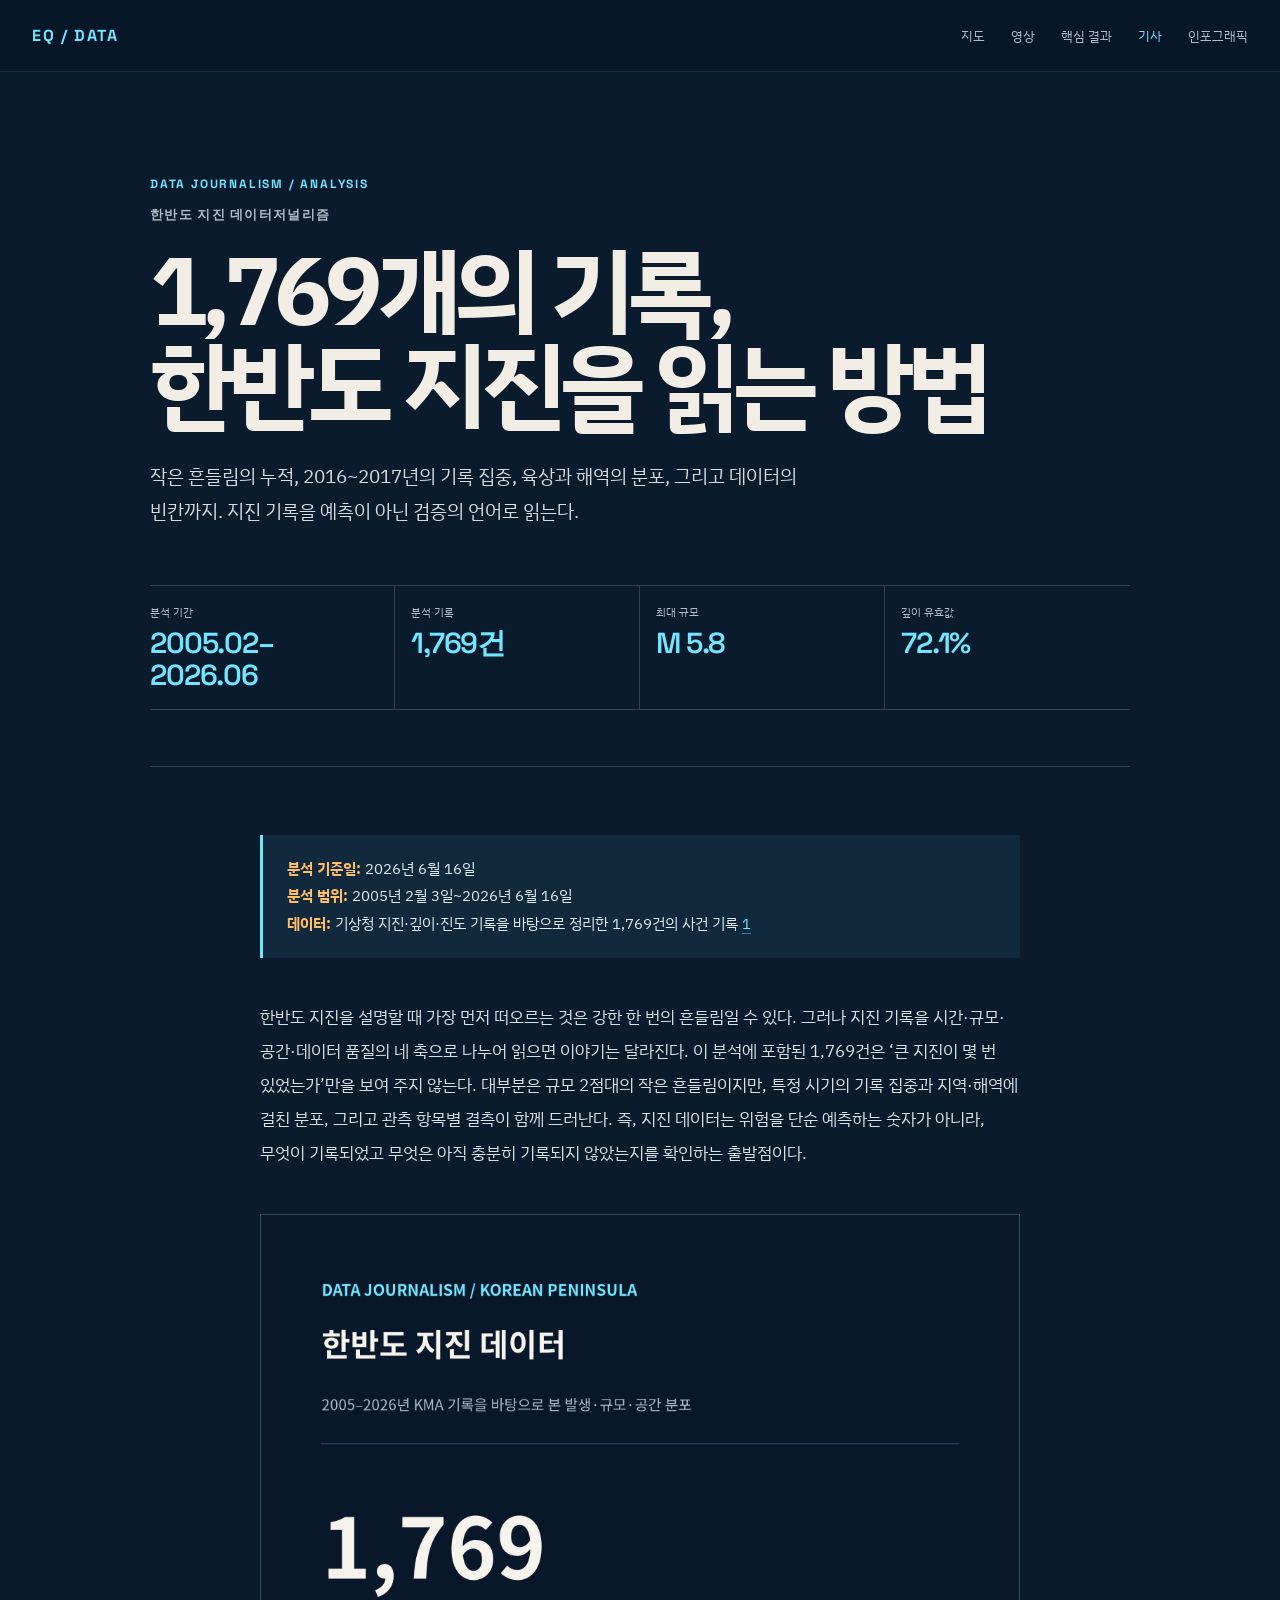
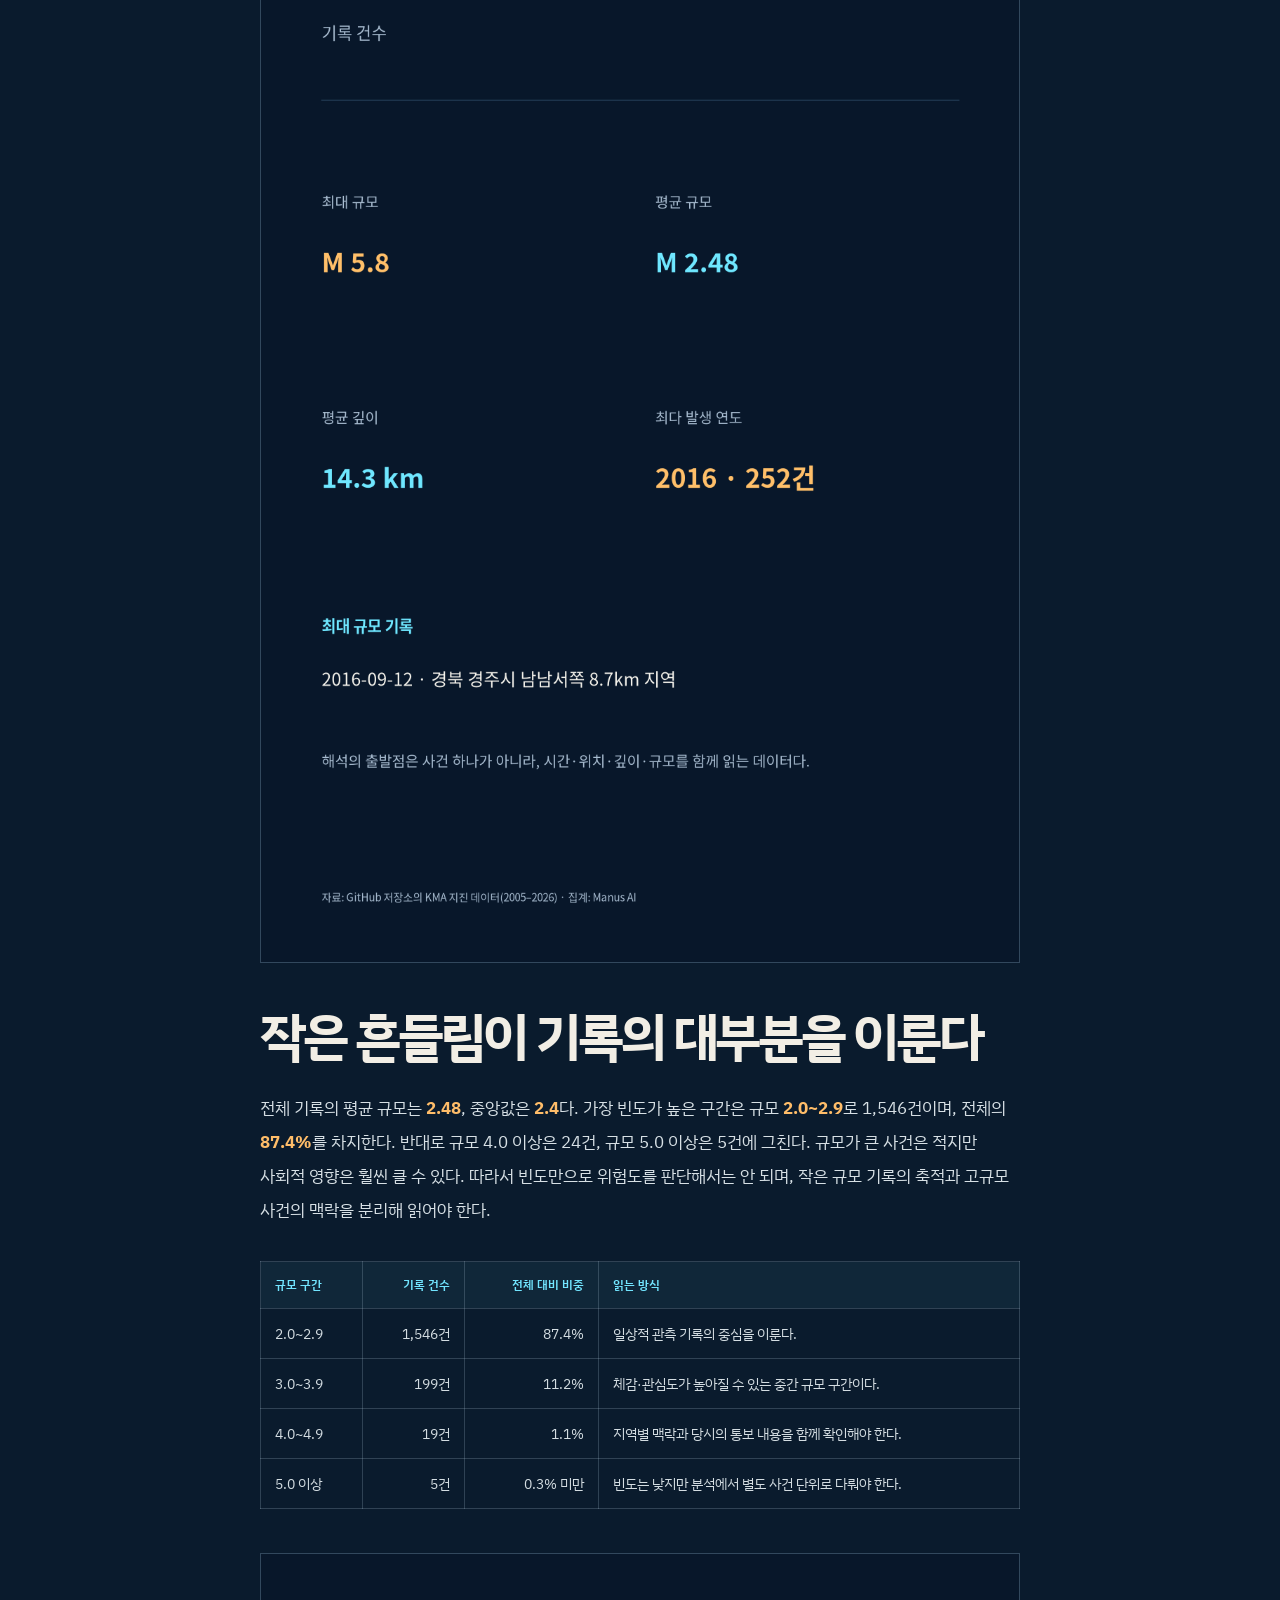
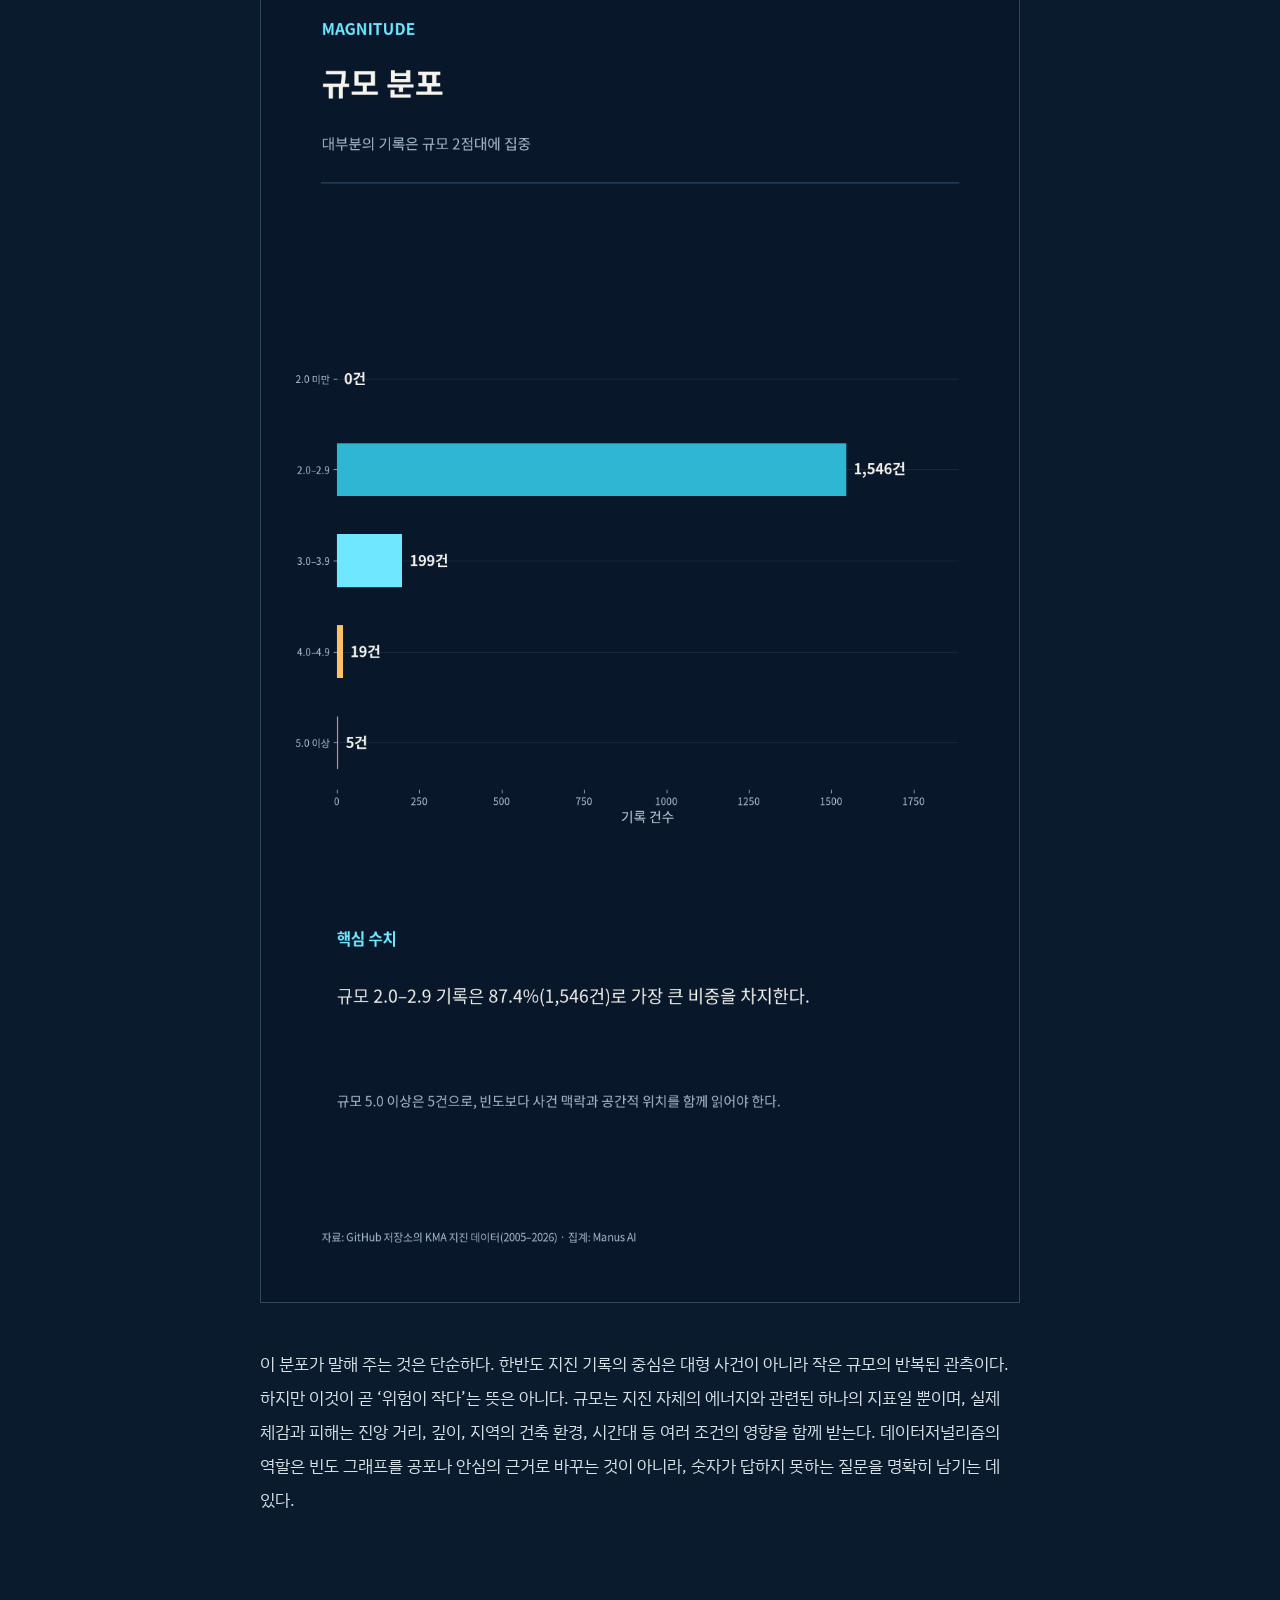
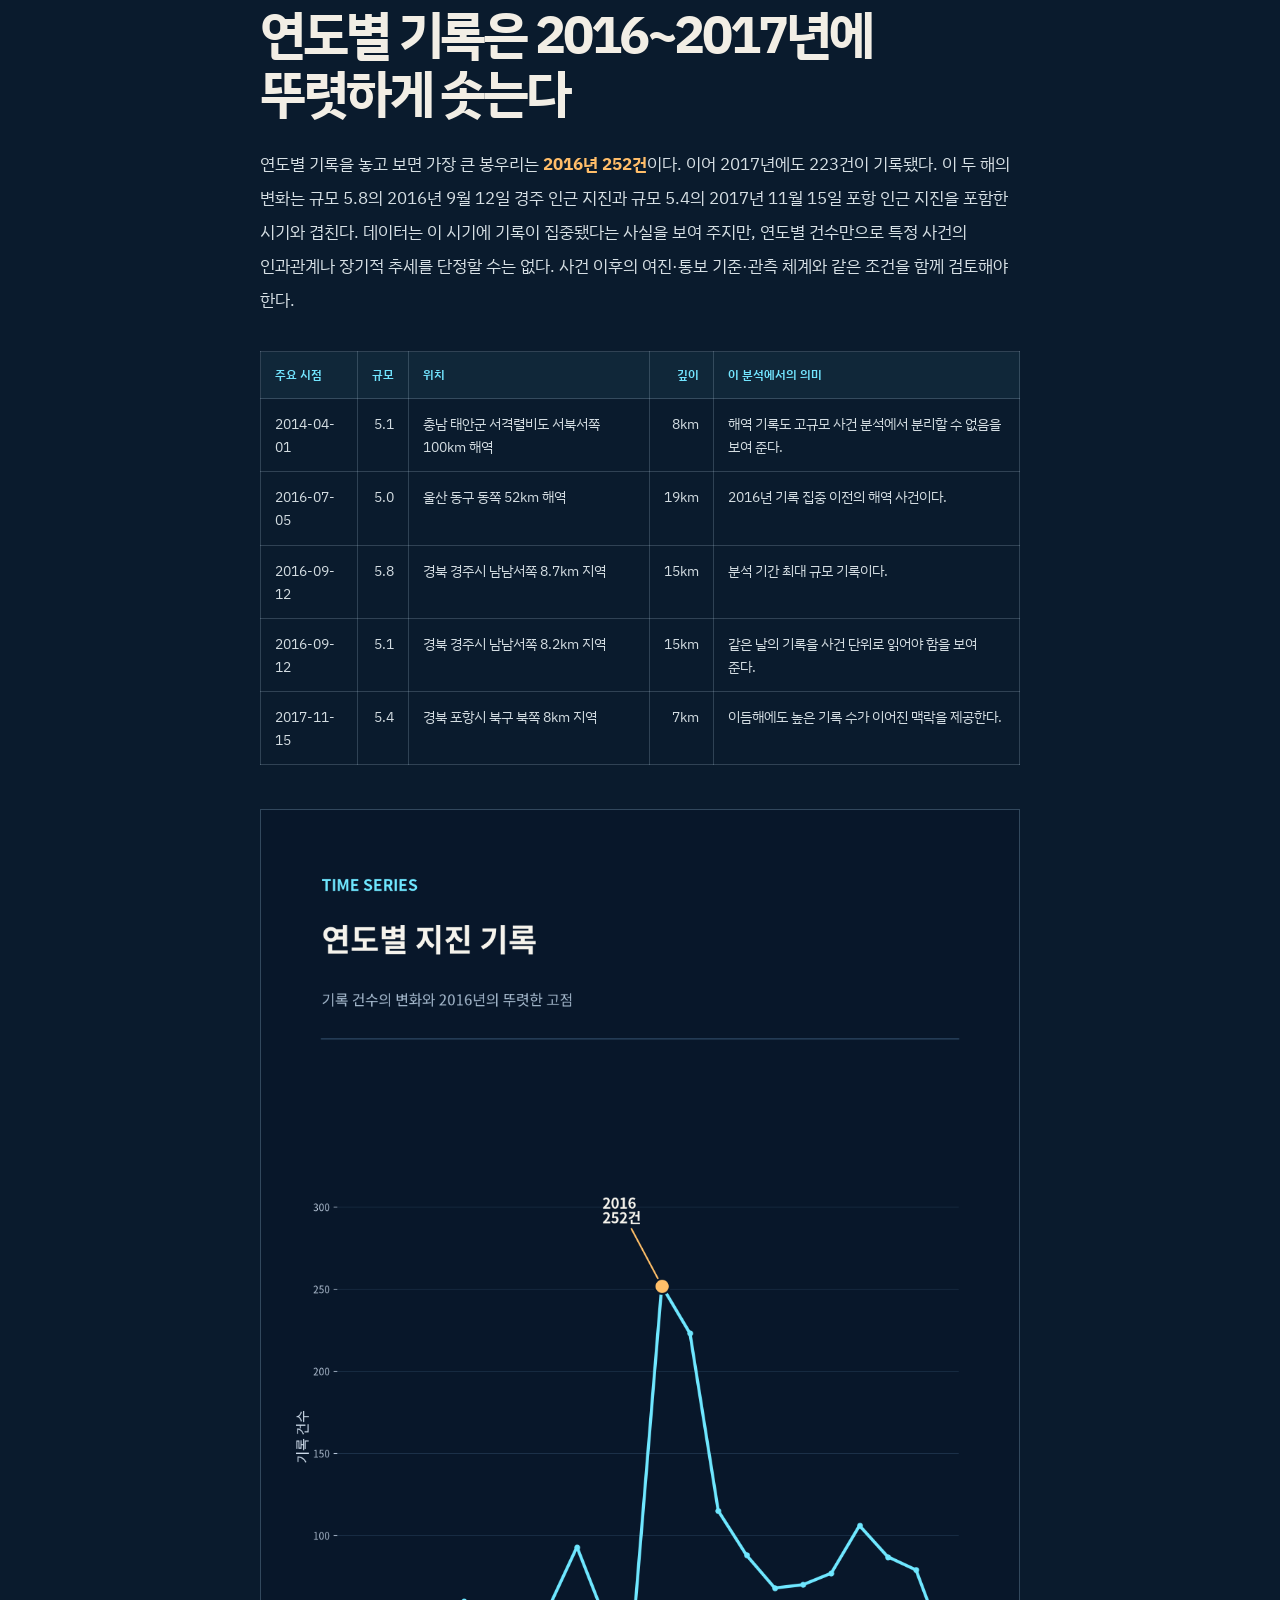
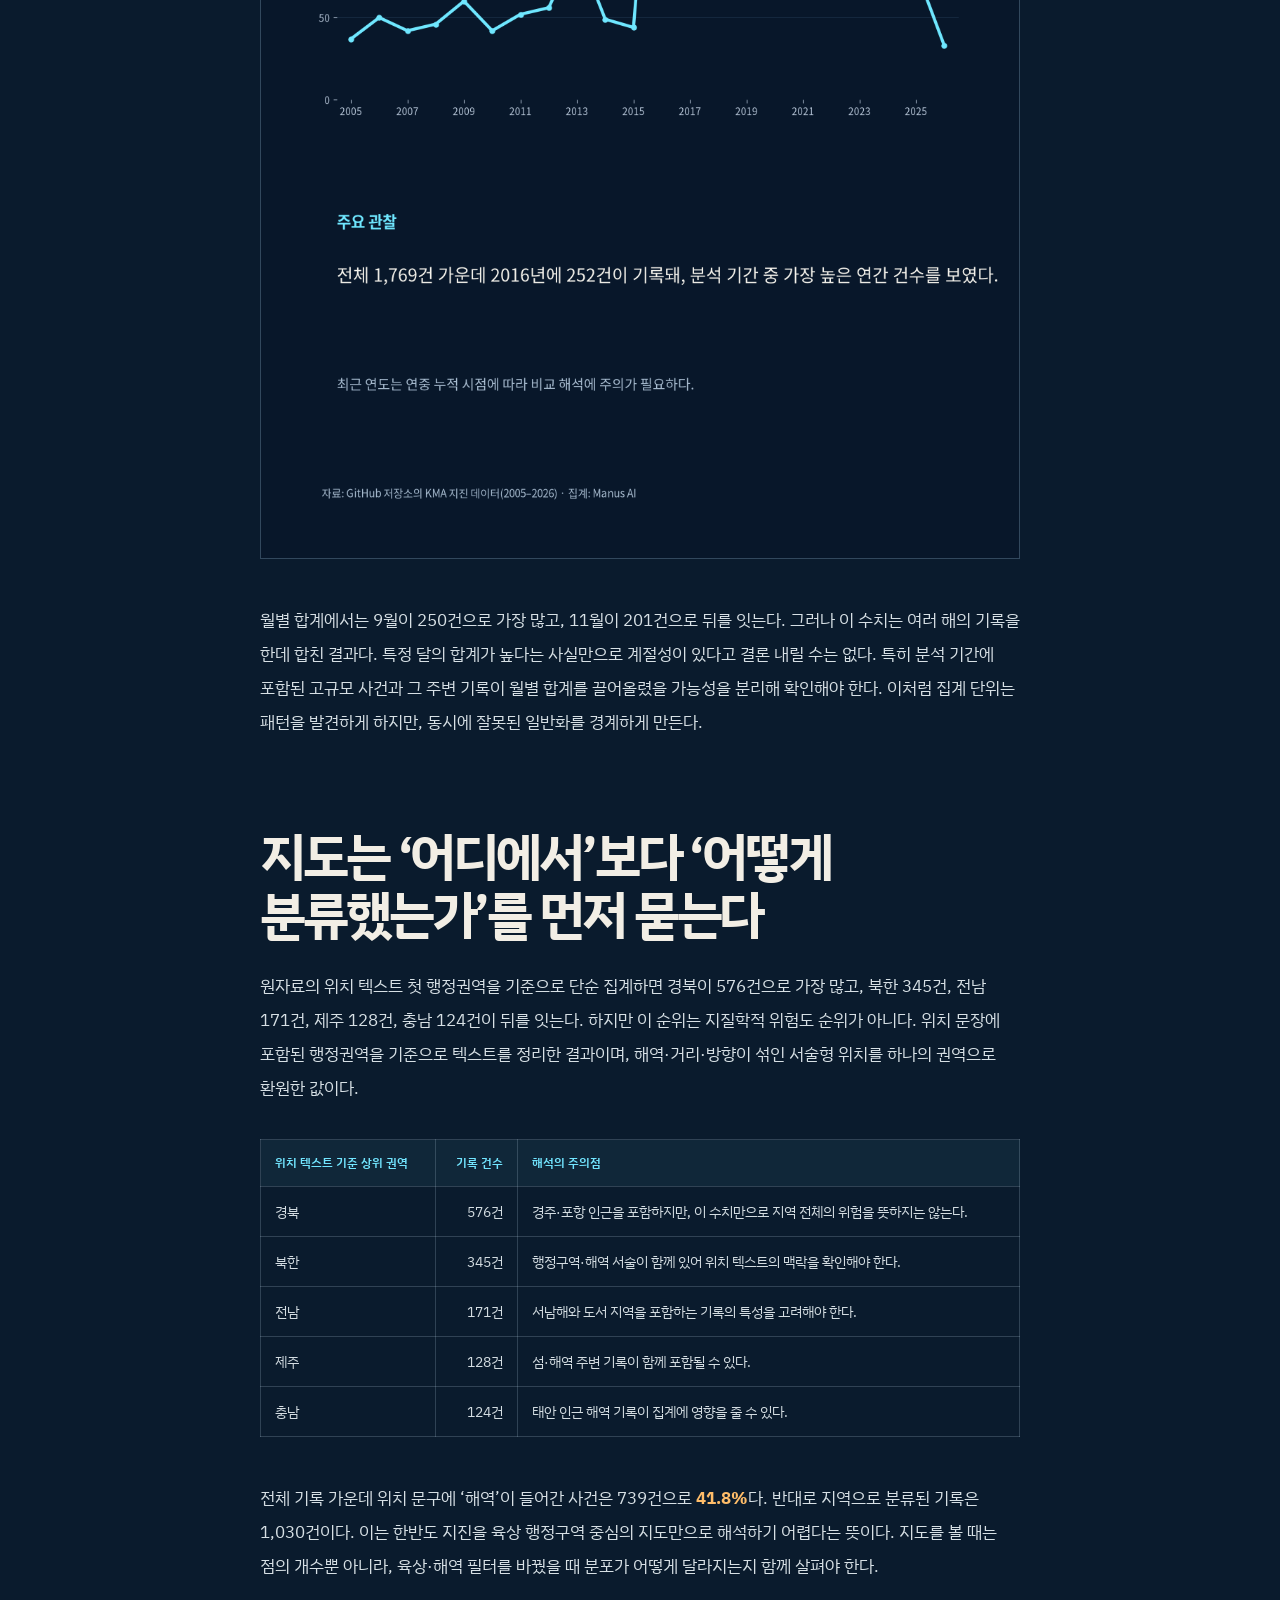
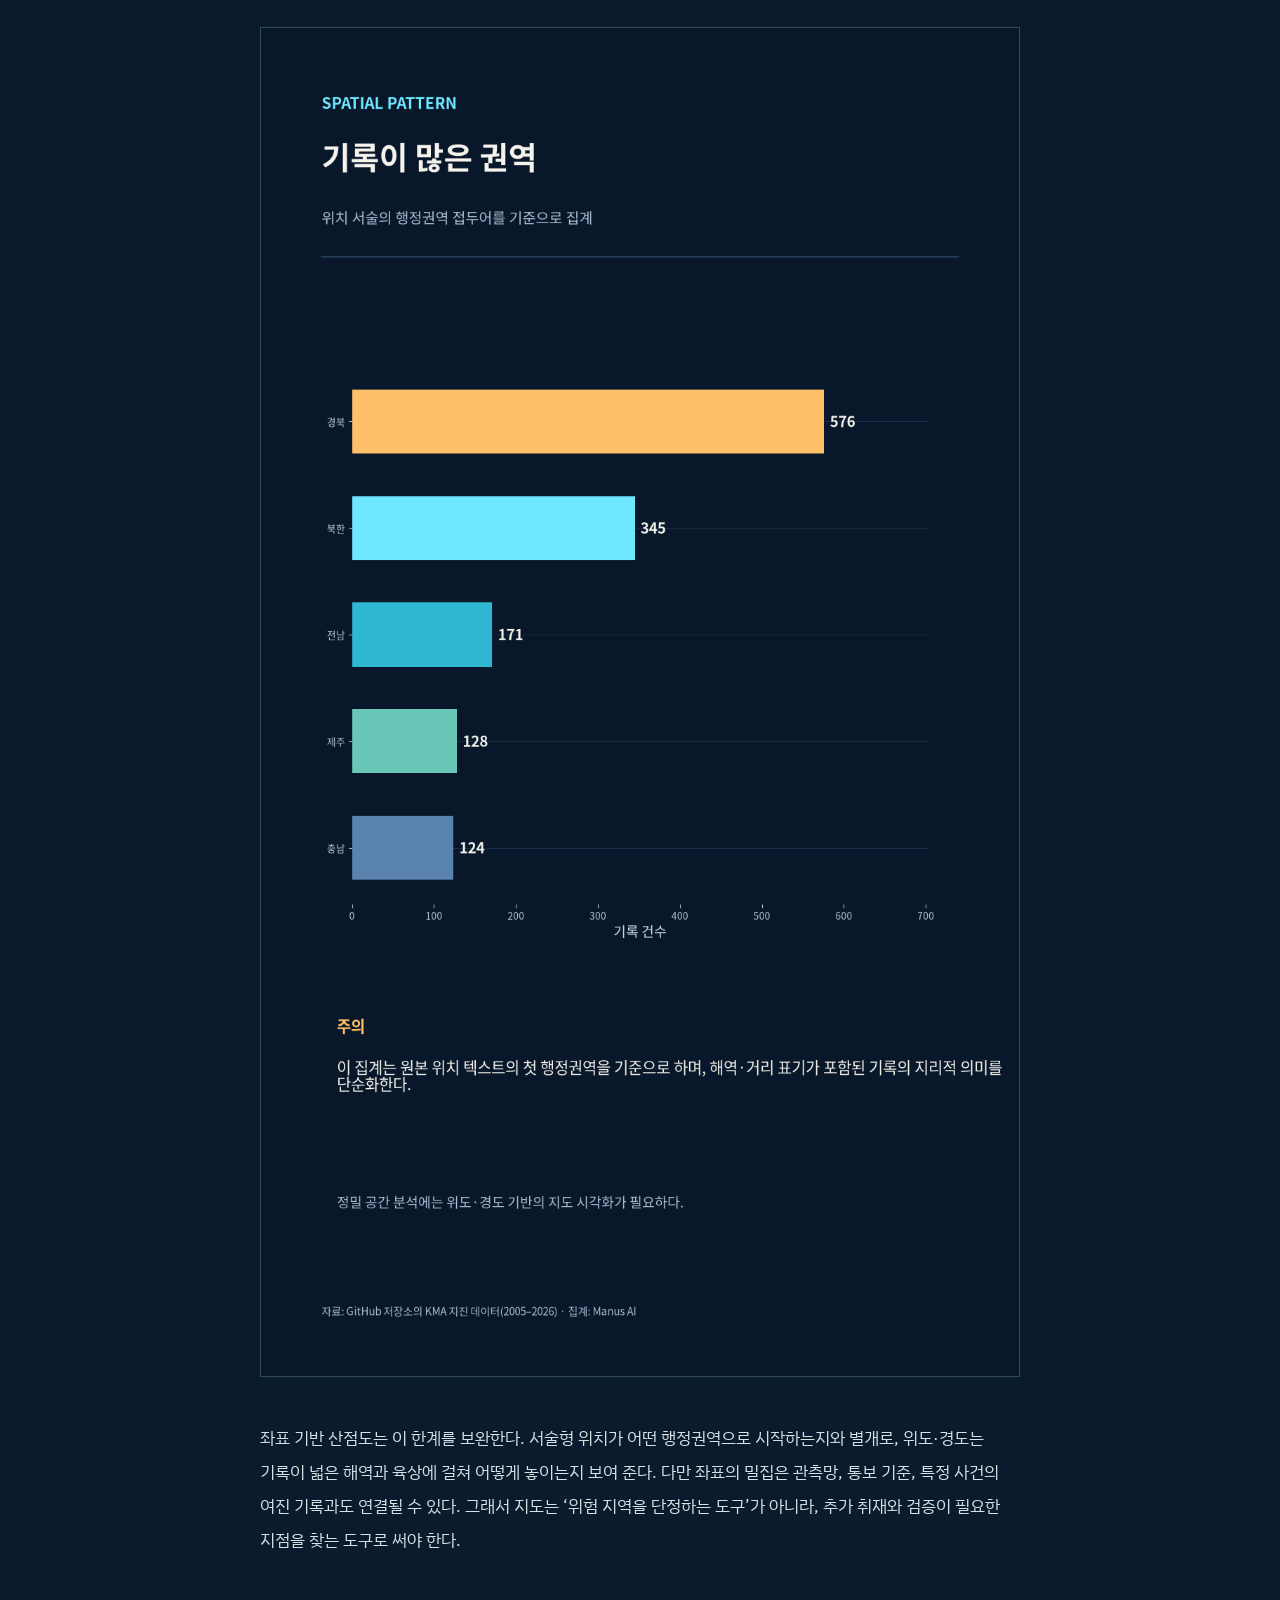
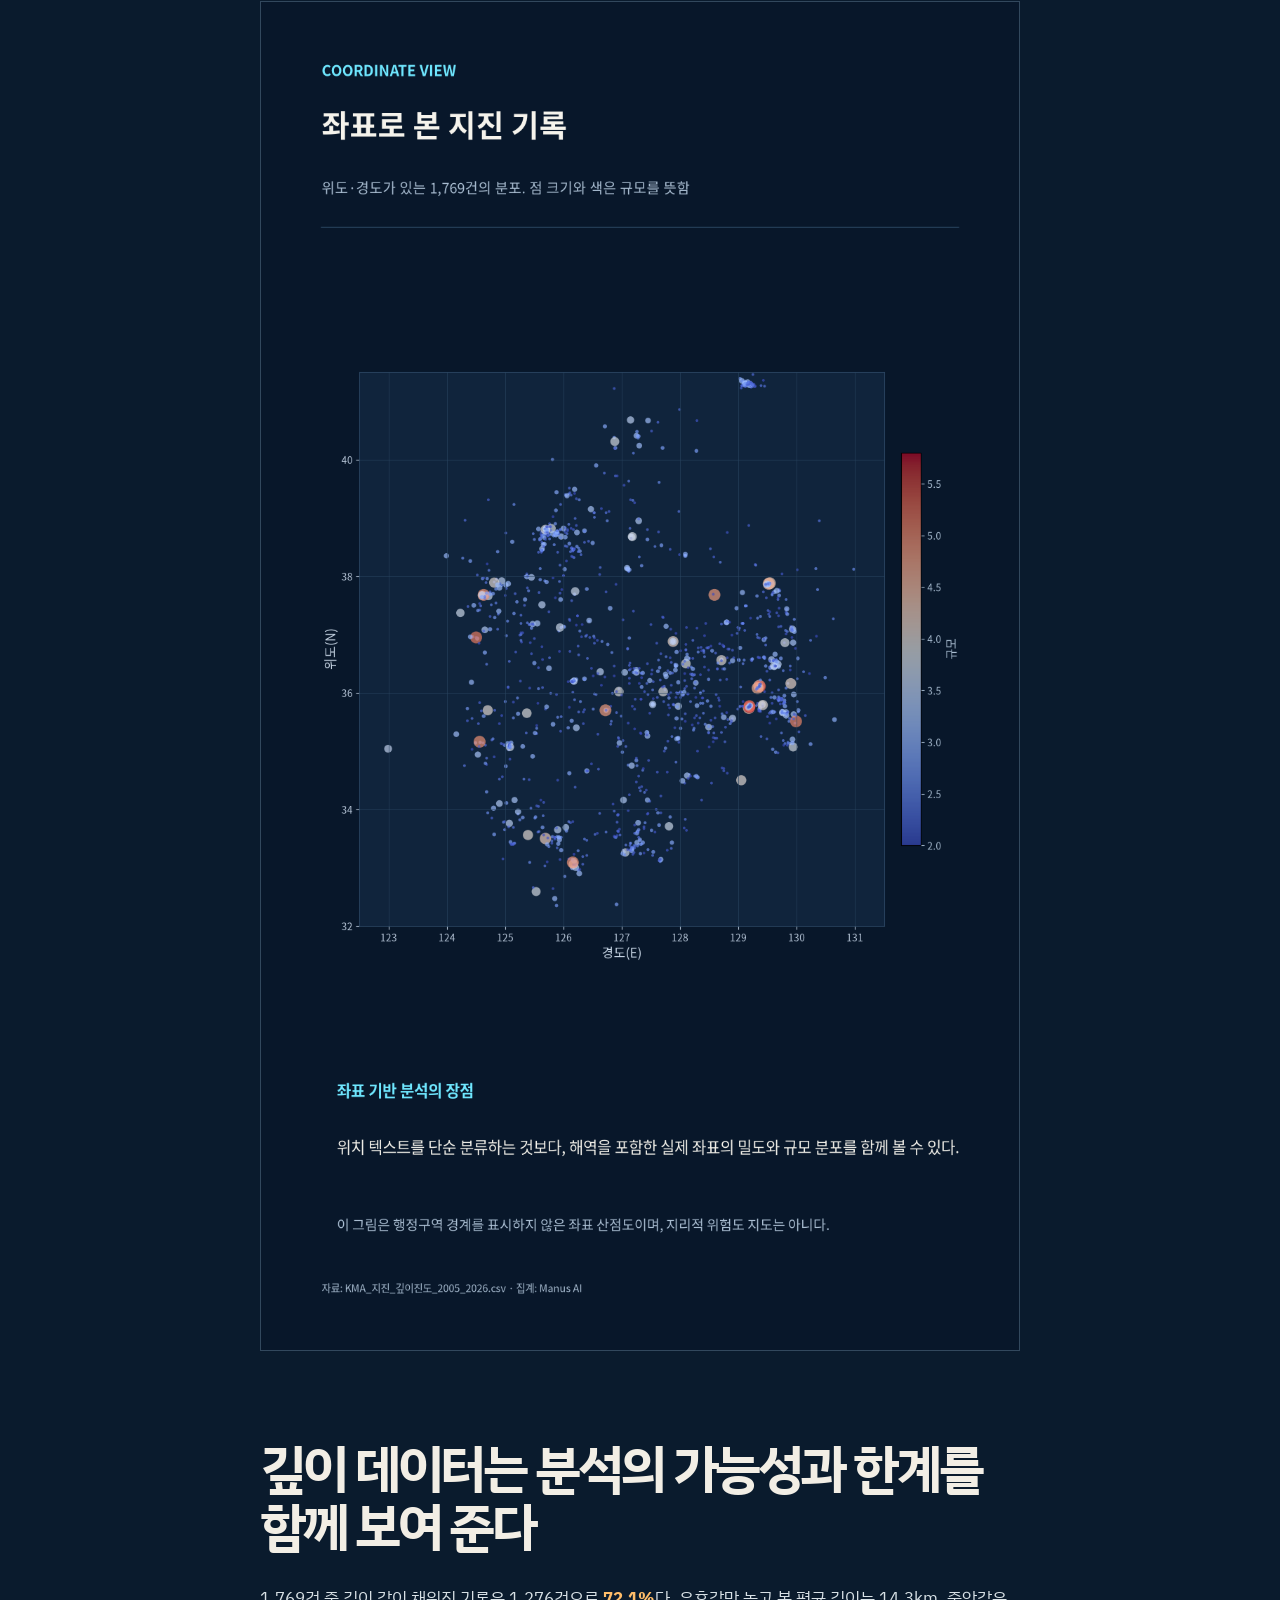
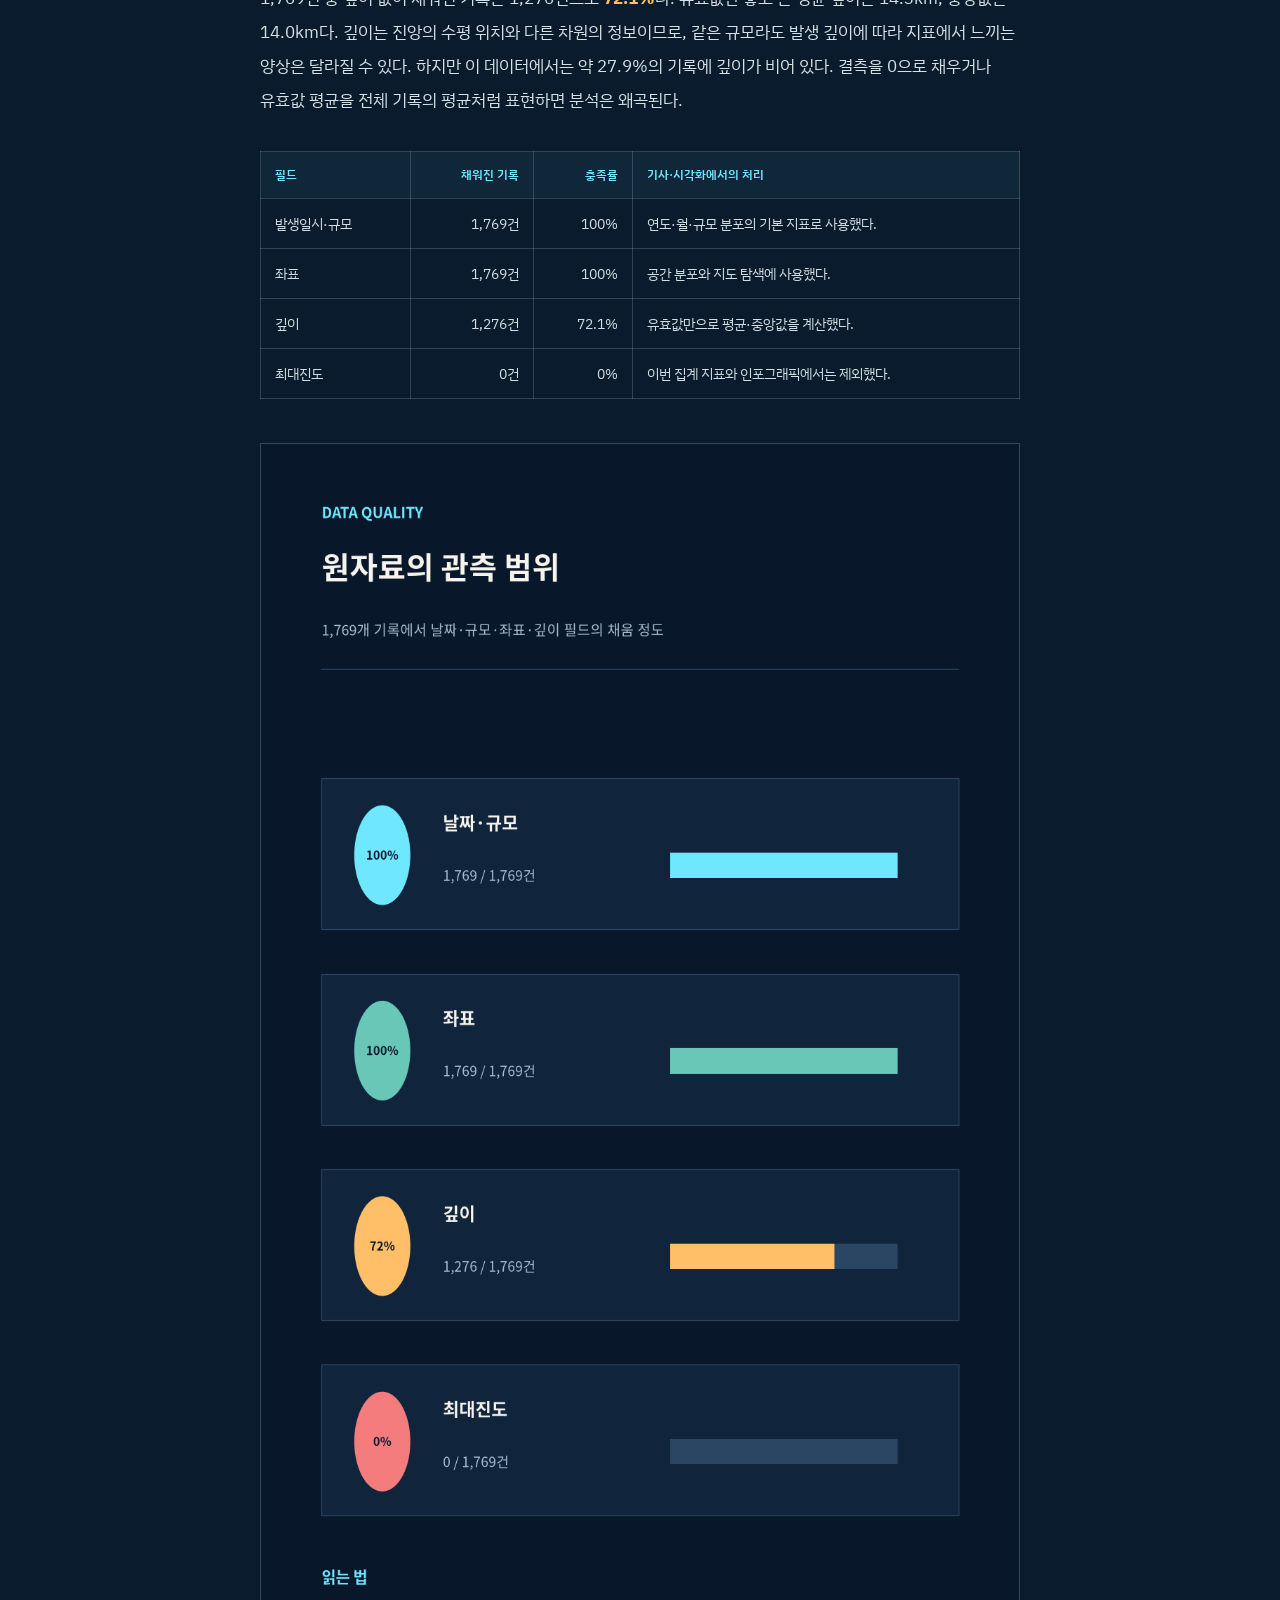
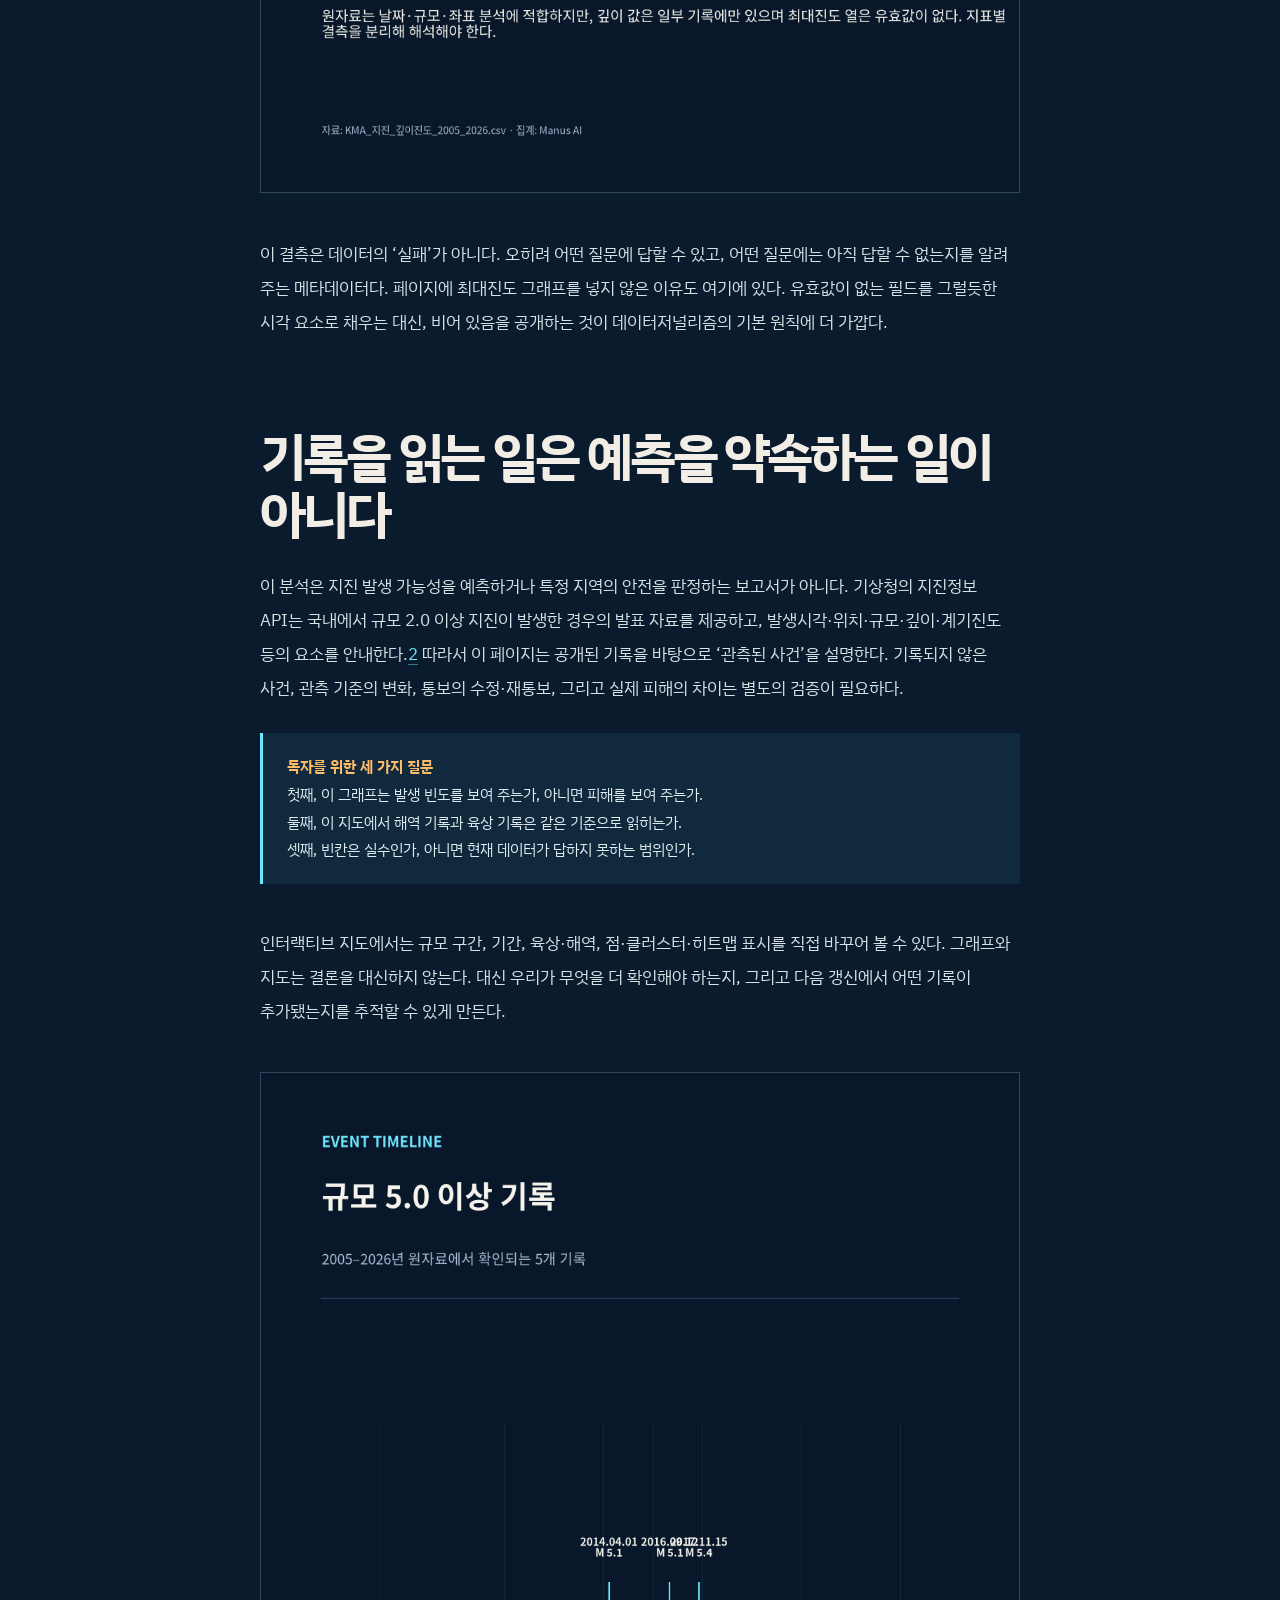
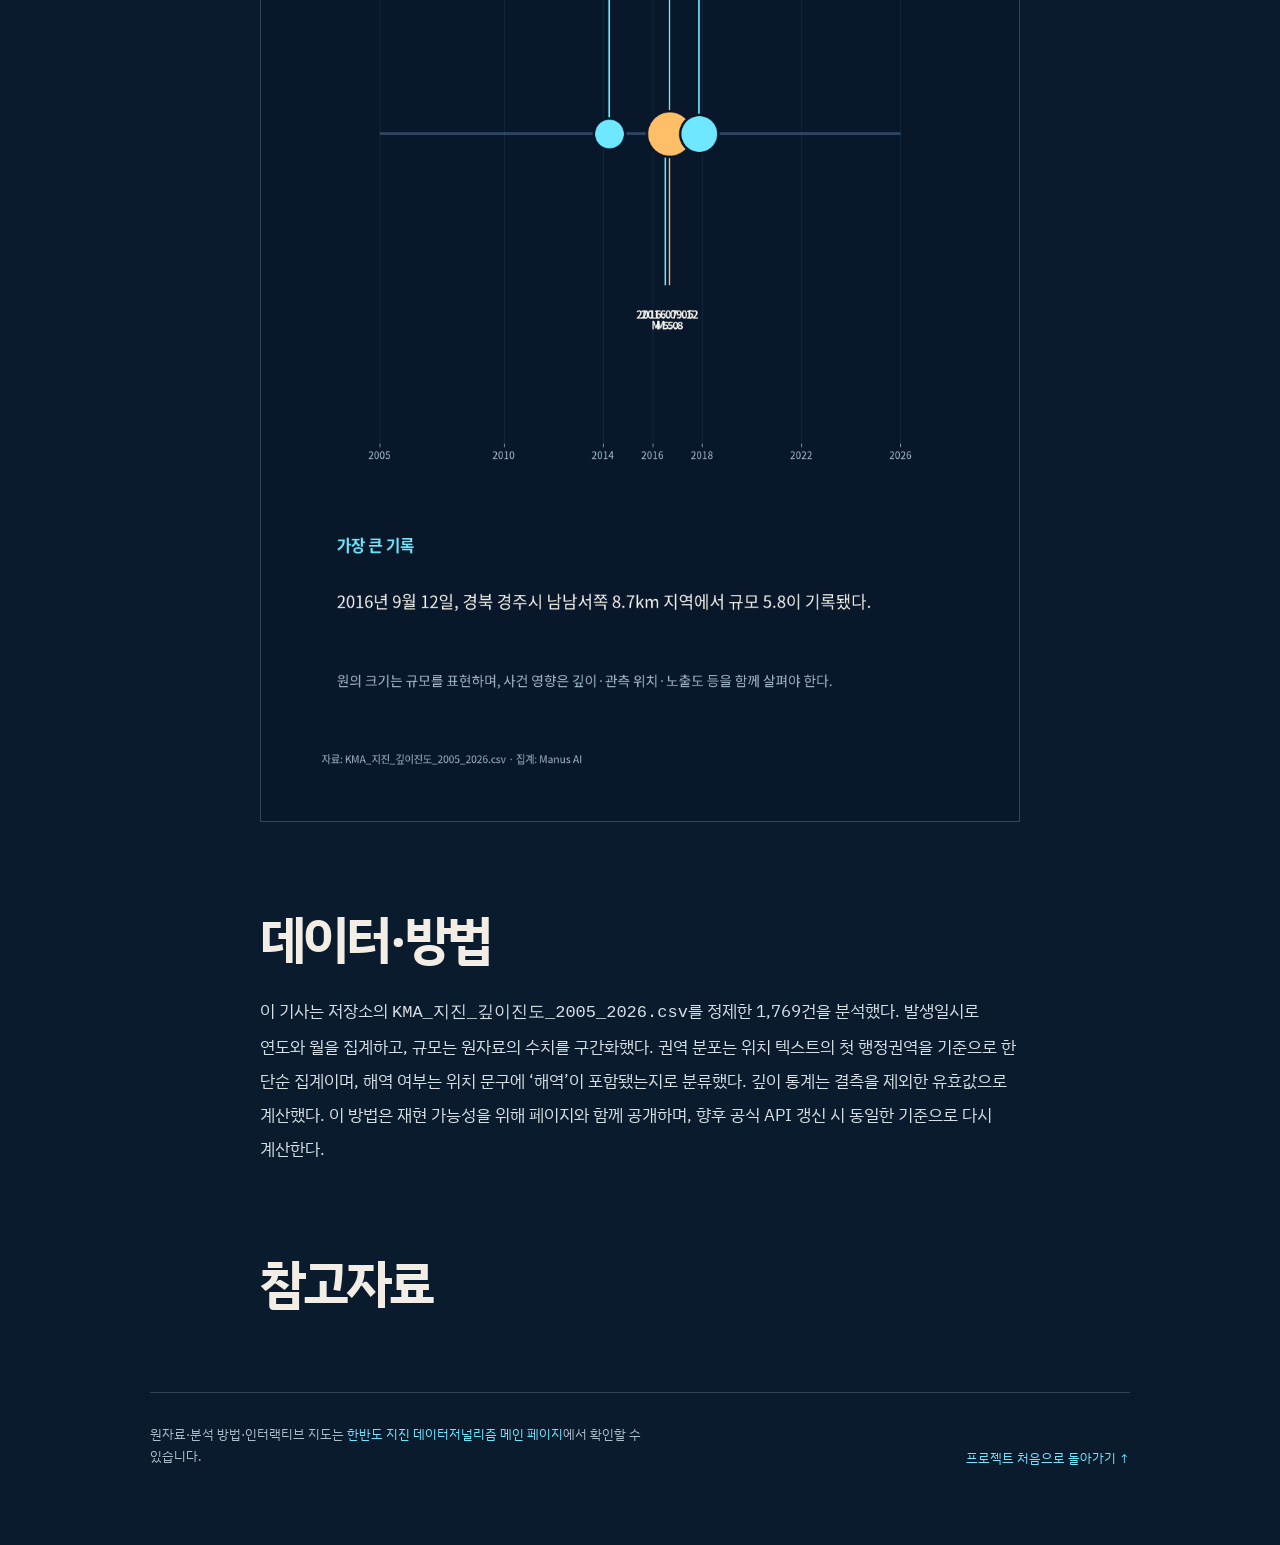
<file: docs/article.html>
<!doctype html>
<html lang="ko">
<head>
  <meta charset="utf-8">
  <meta name="viewport" content="width=device-width, initial-scale=1">
  <meta name="description" content="2005년부터 2026년 6월까지 한반도 지진 1,769건을 규모·시간·공간·결측 데이터로 읽는 데이터저널리즘 기사입니다.">
  <title>1,769개의 기록, 한반도 지진을 읽는 방법 | 한반도 지진 데이터저널리즘</title>
  <link rel="preconnect" href="https://fonts.googleapis.com">
  <link rel="preconnect" href="https://fonts.gstatic.com" crossorigin>
  <link href="https://fonts.googleapis.com/css2?family=IBM+Plex+Sans+KR:wght@400;500;600;700&family=Space+Grotesk:wght@500;600;700&display=swap" rel="stylesheet">
  <link rel="stylesheet" href="site.css?v=article-mobile-1">
</head>
<body class="article-page">
  <header class="site-header article-header">
    <a class="brand" href="index.html" aria-label="한반도 지진 데이터저널리즘 처음으로">EQ / DATA</a>
    <nav aria-label="주요 구역">
      <a href="index.html#map">지도</a>
      <a href="index.html#film">영상</a>
      <a href="index.html#findings">핵심 결과</a>
      <a class="active" href="article.html" aria-current="page">기사</a>
      <a href="index.html#graphics">인포그래픽</a>
    </nav>
  </header>
  <main>
    <article class="article-shell">
      <header class="article-masthead">
        <p class="eyebrow">DATA JOURNALISM / ANALYSIS</p>
        <p class="article-series">한반도 지진 데이터저널리즘</p>
        <h1>1,769개의 기록,<br>한반도 지진을 읽는 방법</h1>
        <p class="article-dek">작은 흔들림의 누적, 2016~2017년의 기록 집중, 육상과 해역의 분포, 그리고 데이터의 빈칸까지. 지진 기록을 예측이 아닌 검증의 언어로 읽는다.</p>
        <dl class="article-facts" aria-label="기사 핵심 수치">
          <div><dt>분석 기간</dt><dd>2005.02–2026.06</dd></div>
          <div><dt>분석 기록</dt><dd>1,769건</dd></div>
          <div><dt>최대 규모</dt><dd>M 5.8</dd></div>
          <div><dt>깊이 유효값</dt><dd>72.1%</dd></div>
        </dl>
      </header>
      <div class="article-body">
<h1>1,769개의 기록, 한반도 지진을 읽는 방법</h1>
<blockquote>
<p><strong>분석 기준일:</strong> 2026년 6월 16일<br>
<strong>분석 범위:</strong> 2005년 2월 3일~2026년 6월 16일<br>
<strong>데이터:</strong> 기상청 지진·깊이·진도 기록을 바탕으로 정리한 1,769건의 사건 기록 <a href="https://github.com/Neosiki/korean-earthquake-data-journalism/blob/main/KMA_%EC%A7%80%EC%A7%84_%EA%B9%8A%EC%9D%B4%EC%A7%84%EB%8F%84_2005_2026.csv" title="한반도 지진 원자료 CSV">1</a></p>
</blockquote>
<p>한반도 지진을 설명할 때 가장 먼저 떠오르는 것은 강한 한 번의 흔들림일 수 있다. 그러나 지진 기록을 시간·규모·공간·데이터 품질의 네 축으로 나누어 읽으면 이야기는 달라진다. 이 분석에 포함된 1,769건은 ‘큰 지진이 몇 번 있었는가’만을 보여 주지 않는다. 대부분은 규모 2점대의 작은 흔들림이지만, 특정 시기의 기록 집중과 지역·해역에 걸친 분포, 그리고 관측 항목별 결측이 함께 드러난다. 즉, 지진 데이터는 위험을 단순 예측하는 숫자가 아니라, 무엇이 기록되었고 무엇은 아직 충분히 기록되지 않았는지를 확인하는 출발점이다.</p>
<p><img alt="한반도 지진 데이터 전체 개요" src="media/01_overview.png"></p>
<h2>작은 흔들림이 기록의 대부분을 이룬다</h2>
<p>전체 기록의 평균 규모는 <strong>2.48</strong>, 중앙값은 <strong>2.4</strong>다. 가장 빈도가 높은 구간은 규모 <strong>2.0~2.9</strong>로 1,546건이며, 전체의 <strong>87.4%</strong>를 차지한다. 반대로 규모 4.0 이상은 24건, 규모 5.0 이상은 5건에 그친다. 규모가 큰 사건은 적지만 사회적 영향은 훨씬 클 수 있다. 따라서 빈도만으로 위험도를 판단해서는 안 되며, 작은 규모 기록의 축적과 고규모 사건의 맥락을 분리해 읽어야 한다.</p>
<table>
<thead>
<tr>
<th>규모 구간</th>
<th style="text-align: right;">기록 건수</th>
<th style="text-align: right;">전체 대비 비중</th>
<th>읽는 방식</th>
</tr>
</thead>
<tbody>
<tr>
<td>2.0~2.9</td>
<td style="text-align: right;">1,546건</td>
<td style="text-align: right;">87.4%</td>
<td>일상적 관측 기록의 중심을 이룬다.</td>
</tr>
<tr>
<td>3.0~3.9</td>
<td style="text-align: right;">199건</td>
<td style="text-align: right;">11.2%</td>
<td>체감·관심도가 높아질 수 있는 중간 규모 구간이다.</td>
</tr>
<tr>
<td>4.0~4.9</td>
<td style="text-align: right;">19건</td>
<td style="text-align: right;">1.1%</td>
<td>지역별 맥락과 당시의 통보 내용을 함께 확인해야 한다.</td>
</tr>
<tr>
<td>5.0 이상</td>
<td style="text-align: right;">5건</td>
<td style="text-align: right;">0.3% 미만</td>
<td>빈도는 낮지만 분석에서 별도 사건 단위로 다뤄야 한다.</td>
</tr>
</tbody>
</table>
<p><img alt="지진 규모 분포" src="media/03_magnitude_distribution.png"></p>
<p>이 분포가 말해 주는 것은 단순하다. 한반도 지진 기록의 중심은 대형 사건이 아니라 작은 규모의 반복된 관측이다. 하지만 이것이 곧 ‘위험이 작다’는 뜻은 아니다. 규모는 지진 자체의 에너지와 관련된 하나의 지표일 뿐이며, 실제 체감과 피해는 진앙 거리, 깊이, 지역의 건축 환경, 시간대 등 여러 조건의 영향을 함께 받는다. 데이터저널리즘의 역할은 빈도 그래프를 공포나 안심의 근거로 바꾸는 것이 아니라, 숫자가 답하지 못하는 질문을 명확히 남기는 데 있다.</p>
<h2>연도별 기록은 2016~2017년에 뚜렷하게 솟는다</h2>
<p>연도별 기록을 놓고 보면 가장 큰 봉우리는 <strong>2016년 252건</strong>이다. 이어 2017년에도 223건이 기록됐다. 이 두 해의 변화는 규모 5.8의 2016년 9월 12일 경주 인근 지진과 규모 5.4의 2017년 11월 15일 포항 인근 지진을 포함한 시기와 겹친다. 데이터는 이 시기에 기록이 집중됐다는 사실을 보여 주지만, 연도별 건수만으로 특정 사건의 인과관계나 장기적 추세를 단정할 수는 없다. 사건 이후의 여진·통보 기준·관측 체계와 같은 조건을 함께 검토해야 한다.</p>
<table>
<thead>
<tr>
<th>주요 시점</th>
<th style="text-align: right;">규모</th>
<th>위치</th>
<th style="text-align: right;">깊이</th>
<th>이 분석에서의 의미</th>
</tr>
</thead>
<tbody>
<tr>
<td>2014-04-01</td>
<td style="text-align: right;">5.1</td>
<td>충남 태안군 서격렬비도 서북서쪽 100km 해역</td>
<td style="text-align: right;">8km</td>
<td>해역 기록도 고규모 사건 분석에서 분리할 수 없음을 보여 준다.</td>
</tr>
<tr>
<td>2016-07-05</td>
<td style="text-align: right;">5.0</td>
<td>울산 동구 동쪽 52km 해역</td>
<td style="text-align: right;">19km</td>
<td>2016년 기록 집중 이전의 해역 사건이다.</td>
</tr>
<tr>
<td>2016-09-12</td>
<td style="text-align: right;">5.8</td>
<td>경북 경주시 남남서쪽 8.7km 지역</td>
<td style="text-align: right;">15km</td>
<td>분석 기간 최대 규모 기록이다.</td>
</tr>
<tr>
<td>2016-09-12</td>
<td style="text-align: right;">5.1</td>
<td>경북 경주시 남남서쪽 8.2km 지역</td>
<td style="text-align: right;">15km</td>
<td>같은 날의 기록을 사건 단위로 읽어야 함을 보여 준다.</td>
</tr>
<tr>
<td>2017-11-15</td>
<td style="text-align: right;">5.4</td>
<td>경북 포항시 북구 북쪽 8km 지역</td>
<td style="text-align: right;">7km</td>
<td>이듬해에도 높은 기록 수가 이어진 맥락을 제공한다.</td>
</tr>
</tbody>
</table>
<p><img alt="연도별 지진 기록 추이" src="media/02_yearly_trend.png"></p>
<p>월별 합계에서는 9월이 250건으로 가장 많고, 11월이 201건으로 뒤를 잇는다. 그러나 이 수치는 여러 해의 기록을 한데 합친 결과다. 특정 달의 합계가 높다는 사실만으로 계절성이 있다고 결론 내릴 수는 없다. 특히 분석 기간에 포함된 고규모 사건과 그 주변 기록이 월별 합계를 끌어올렸을 가능성을 분리해 확인해야 한다. 이처럼 집계 단위는 패턴을 발견하게 하지만, 동시에 잘못된 일반화를 경계하게 만든다.</p>
<h2>지도는 ‘어디에서’보다 ‘어떻게 분류했는가’를 먼저 묻는다</h2>
<p>원자료의 위치 텍스트 첫 행정권역을 기준으로 단순 집계하면 경북이 576건으로 가장 많고, 북한 345건, 전남 171건, 제주 128건, 충남 124건이 뒤를 잇는다. 하지만 이 순위는 지질학적 위험도 순위가 아니다. 위치 문장에 포함된 행정권역을 기준으로 텍스트를 정리한 결과이며, 해역·거리·방향이 섞인 서술형 위치를 하나의 권역으로 환원한 값이다.</p>
<table>
<thead>
<tr>
<th>위치 텍스트 기준 상위 권역</th>
<th style="text-align: right;">기록 건수</th>
<th>해석의 주의점</th>
</tr>
</thead>
<tbody>
<tr>
<td>경북</td>
<td style="text-align: right;">576건</td>
<td>경주·포항 인근을 포함하지만, 이 수치만으로 지역 전체의 위험을 뜻하지는 않는다.</td>
</tr>
<tr>
<td>북한</td>
<td style="text-align: right;">345건</td>
<td>행정구역·해역 서술이 함께 있어 위치 텍스트의 맥락을 확인해야 한다.</td>
</tr>
<tr>
<td>전남</td>
<td style="text-align: right;">171건</td>
<td>서남해와 도서 지역을 포함하는 기록의 특성을 고려해야 한다.</td>
</tr>
<tr>
<td>제주</td>
<td style="text-align: right;">128건</td>
<td>섬·해역 주변 기록이 함께 포함될 수 있다.</td>
</tr>
<tr>
<td>충남</td>
<td style="text-align: right;">124건</td>
<td>태안 인근 해역 기록이 집계에 영향을 줄 수 있다.</td>
</tr>
</tbody>
</table>
<p>전체 기록 가운데 위치 문구에 ‘해역’이 들어간 사건은 739건으로 <strong>41.8%</strong>다. 반대로 지역으로 분류된 기록은 1,030건이다. 이는 한반도 지진을 육상 행정구역 중심의 지도만으로 해석하기 어렵다는 뜻이다. 지도를 볼 때는 점의 개수뿐 아니라, 육상·해역 필터를 바꿨을 때 분포가 어떻게 달라지는지 함께 살펴야 한다.</p>
<p><img alt="권역별 기록 분포" src="media/04_regional_distribution.png"></p>
<p>좌표 기반 산점도는 이 한계를 보완한다. 서술형 위치가 어떤 행정권역으로 시작하는지와 별개로, 위도·경도는 기록이 넓은 해역과 육상에 걸쳐 어떻게 놓이는지 보여 준다. 다만 좌표의 밀집은 관측망, 통보 기준, 특정 사건의 여진 기록과도 연결될 수 있다. 그래서 지도는 ‘위험 지역을 단정하는 도구’가 아니라, 추가 취재와 검증이 필요한 지점을 찾는 도구로 써야 한다.</p>
<p><img alt="좌표 기반 지진 기록 분포" src="media/08_coordinate_scatter.png"></p>
<h2>깊이 데이터는 분석의 가능성과 한계를 함께 보여 준다</h2>
<p>1,769건 중 깊이 값이 채워진 기록은 1,276건으로 <strong>72.1%</strong>다. 유효값만 놓고 본 평균 깊이는 14.3km, 중앙값은 14.0km다. 깊이는 진앙의 수평 위치와 다른 차원의 정보이므로, 같은 규모라도 발생 깊이에 따라 지표에서 느끼는 양상은 달라질 수 있다. 하지만 이 데이터에서는 약 27.9%의 기록에 깊이가 비어 있다. 결측을 0으로 채우거나 유효값 평균을 전체 기록의 평균처럼 표현하면 분석은 왜곡된다.</p>
<table>
<thead>
<tr>
<th>필드</th>
<th style="text-align: right;">채워진 기록</th>
<th style="text-align: right;">충족률</th>
<th>기사·시각화에서의 처리</th>
</tr>
</thead>
<tbody>
<tr>
<td>발생일시·규모</td>
<td style="text-align: right;">1,769건</td>
<td style="text-align: right;">100%</td>
<td>연도·월·규모 분포의 기본 지표로 사용했다.</td>
</tr>
<tr>
<td>좌표</td>
<td style="text-align: right;">1,769건</td>
<td style="text-align: right;">100%</td>
<td>공간 분포와 지도 탐색에 사용했다.</td>
</tr>
<tr>
<td>깊이</td>
<td style="text-align: right;">1,276건</td>
<td style="text-align: right;">72.1%</td>
<td>유효값만으로 평균·중앙값을 계산했다.</td>
</tr>
<tr>
<td>최대진도</td>
<td style="text-align: right;">0건</td>
<td style="text-align: right;">0%</td>
<td>이번 집계 지표와 인포그래픽에서는 제외했다.</td>
</tr>
</tbody>
</table>
<p><img alt="원자료의 관측 범위" src="media/06_data_coverage.png"></p>
<p>이 결측은 데이터의 ‘실패’가 아니다. 오히려 어떤 질문에 답할 수 있고, 어떤 질문에는 아직 답할 수 없는지를 알려 주는 메타데이터다. 페이지에 최대진도 그래프를 넣지 않은 이유도 여기에 있다. 유효값이 없는 필드를 그럴듯한 시각 요소로 채우는 대신, 비어 있음을 공개하는 것이 데이터저널리즘의 기본 원칙에 더 가깝다.</p>
<h2>기록을 읽는 일은 예측을 약속하는 일이 아니다</h2>
<p>이 분석은 지진 발생 가능성을 예측하거나 특정 지역의 안전을 판정하는 보고서가 아니다. 기상청의 지진정보 API는 국내에서 규모 2.0 이상 지진이 발생한 경우의 발표 자료를 제공하고, 발생시각·위치·규모·깊이·계기진도 등의 요소를 안내한다.<a href="https://apihub.kma.go.kr/apiList.do?seqApi=7" title="기상청 지진·화산 OPEN-API">2</a> 따라서 이 페이지는 공개된 기록을 바탕으로 ‘관측된 사건’을 설명한다. 기록되지 않은 사건, 관측 기준의 변화, 통보의 수정·재통보, 그리고 실제 피해의 차이는 별도의 검증이 필요하다.</p>
<blockquote>
<p><strong>독자를 위한 세 가지 질문</strong><br>
첫째, 이 그래프는 발생 빈도를 보여 주는가, 아니면 피해를 보여 주는가.<br>
둘째, 이 지도에서 해역 기록과 육상 기록은 같은 기준으로 읽히는가.<br>
셋째, 빈칸은 실수인가, 아니면 현재 데이터가 답하지 못하는 범위인가.</p>
</blockquote>
<p>인터랙티브 지도에서는 규모 구간, 기간, 육상·해역, 점·클러스터·히트맵 표시를 직접 바꾸어 볼 수 있다. 그래프와 지도는 결론을 대신하지 않는다. 대신 우리가 무엇을 더 확인해야 하는지, 그리고 다음 갱신에서 어떤 기록이 추가됐는지를 추적할 수 있게 만든다.</p>
<p><img alt="규모 5.0 이상 사건 타임라인" src="media/07_major_event_timeline.png"></p>
<h2>데이터·방법</h2>
<p>이 기사는 저장소의 <code>KMA_지진_깊이진도_2005_2026.csv</code>를 정제한 1,769건을 분석했다. 발생일시로 연도와 월을 집계하고, 규모는 원자료의 수치를 구간화했다. 권역 분포는 위치 텍스트의 첫 행정권역을 기준으로 한 단순 집계이며, 해역 여부는 위치 문구에 ‘해역’이 포함됐는지로 분류했다. 깊이 통계는 결측을 제외한 유효값으로 계산했다. 이 방법은 재현 가능성을 위해 페이지와 함께 공개하며, 향후 공식 API 갱신 시 동일한 기준으로 다시 계산한다.</p>
<h2>참고자료</h2>
      </div>
      <footer class="article-footer">
        <p>원자료·분석 방법·인터랙티브 지도는 <a href="index.html">한반도 지진 데이터저널리즘 메인 페이지</a>에서 확인할 수 있습니다.</p>
        <a class="article-return" href="index.html">프로젝트 처음으로 돌아가기 ↑</a>
      </footer>
    </article>
  </main>
</body>
</html>
</file>
<file: docs/site.css>
:root {
  --ink: #071727;
  --ink-2: #0d2238;
  --panel: #102a45;
  --line: rgba(180, 206, 224, .22);
  --paper: #f2eee5;
  --muted: #aebdca;
  --cyan: #72e5ff;
  --amber: #ffbd69;
  --mint: #77d3bd;
  --coral: #f47d7c;
  --max: 1240px;
}

* { box-sizing: border-box; }
html { scroll-behavior: smooth; background: var(--ink); }
body { margin: 0; color: var(--paper); background: var(--ink); font-family: "IBM Plex Sans KR", sans-serif; overflow-x: hidden; }
a { color: inherit; text-decoration: none; }
a:focus-visible, button:focus-visible { outline: 2px solid var(--cyan); outline-offset: 3px; }
section[id] { scroll-margin-top: 82px; }
.site-grain { position: fixed; inset: 0; pointer-events: none; z-index: 20; opacity: .06; background-image: url("data:image/svg+xml,%3Csvg viewBox='0 0 160 160' xmlns='http://www.w3.org/2000/svg'%3E%3Cfilter id='n'%3E%3CfeTurbulence type='fractalNoise' baseFrequency='.82' numOctaves='4' stitchTiles='stitch'/%3E%3C/filter%3E%3Crect width='100%25' height='100%25' filter='url(%23n)' opacity='.55'/%3E%3C/svg%3E"); }
.section-shell { width: min(calc(100% - 64px), var(--max)); margin: 0 auto; }
.site-header { position: sticky; top: 0; z-index: 10; display: flex; align-items: center; justify-content: space-between; width: 100%; height: 72px; padding: 0 max(32px, calc((100vw - var(--max)) / 2)); background: rgba(7,23,39,.77); border-bottom: 1px solid rgba(174,189,202,.13); backdrop-filter: blur(18px); }
.brand { font: 700 16px/1 "Space Grotesk", sans-serif; letter-spacing: .1em; color: var(--cyan); }
.site-header nav { display: flex; gap: 26px; font-size: 13px; color: var(--muted); }
.site-header nav a:hover { color: var(--paper); }
.hero { padding: 105px 0 62px; }
.eyebrow { margin: 0 0 14px; color: var(--cyan); font: 700 12px/1.35 "Space Grotesk", sans-serif; letter-spacing: .15em; }
.hero-grid { display: grid; grid-template-columns: 1.05fr .95fr; align-items: center; gap: clamp(40px, 6vw, 108px); }
h1, h2, h3, p { margin-top: 0; }
h1 { margin-bottom: 30px; font-size: clamp(60px, 7.2vw, 108px); line-height: .98; letter-spacing: -.065em; font-weight: 700; }
h1 em { color: var(--amber); font-style: normal; }
.hero-lede { max-width: 550px; margin-bottom: 34px; color: #d6dbe0; font-size: 19px; line-height: 1.85; word-break: keep-all; }
.hero-actions { display: flex; flex-wrap: wrap; align-items: center; gap: 14px; }
.button { display: inline-flex; align-items: center; gap: 15px; padding: 14px 18px; border-radius: 3px; font-size: 14px; font-weight: 600; transition: transform .2s ease, background .2s ease; }
.button:hover { transform: translateY(-2px); }
.button-primary { background: var(--cyan); color: var(--ink); }
.button-primary span { font-size: 20px; line-height: 1; }
.button-quiet { color: var(--paper); border: 1px solid var(--line); }
.hero-map { position: relative; max-width: 420px; margin: 0 auto; }
.hero-map::before { content: ""; position: absolute; z-index: -1; inset: 12% -12%; border-radius: 50%; background: rgba(114,229,255,.16); filter: blur(70px); }
.hero-map img { display: block; width: 100%; aspect-ratio: 9 / 13; object-fit: cover; object-position: center; border: 1px solid var(--line); box-shadow: 28px 28px 0 rgba(16,42,69,.9); }
.hero-map figcaption { display: flex; align-items: center; gap: 8px; margin-top: 15px; color: var(--muted); font: 600 10px/1.3 "Space Grotesk", sans-serif; letter-spacing: .14em; }
.pulse-dot { width: 7px; height: 7px; border-radius: 999px; background: var(--amber); box-shadow: 0 0 0 5px rgba(255,189,105,.12); }
.headline-stats { display: grid; grid-template-columns: repeat(4, 1fr); gap: 0; margin: 96px 0 0; border-top: 1px solid var(--line); border-bottom: 1px solid var(--line); }
.headline-stats div { padding: 24px 22px 24px 0; border-right: 1px solid var(--line); }
.headline-stats div + div { padding-left: 22px; }
.headline-stats div:last-child { border-right: 0; }
.headline-stats dt { margin-bottom: 8px; color: var(--muted); font-size: 12px; }
.headline-stats dd { margin: 0 0 5px; color: var(--paper); font: 600 clamp(26px, 3vw, 42px)/1 "Space Grotesk", sans-serif; letter-spacing: -.05em; }
.headline-stats small { color: #8299aa; font-size: 11px; }
.map-section, .film-section, .findings, .graphics, .method-section { padding-top: 140px; }
.section-heading { max-width: 670px; margin-bottom: 50px; }
.section-heading h2, .method-copy h2 { margin-bottom: 20px; font-size: clamp(39px, 5.5vw, 72px); line-height: 1.05; letter-spacing: -.065em; word-break: keep-all; }
.section-heading > p:last-child { max-width: 550px; color: var(--muted); font-size: 17px; line-height: 1.8; word-break: keep-all; }
.map-experience { overflow: hidden; border: 1px solid var(--line); background: var(--ink-2); }
.map-toolbar { display: flex; align-items: flex-start; justify-content: space-between; gap: 32px; padding: 24px 28px; border-bottom: 1px solid var(--line); }
.map-toolbar p { margin: 0; }
.map-label { margin-bottom: 8px !important; color: var(--cyan); font: 600 11px/1.3 "Space Grotesk", sans-serif; letter-spacing: .12em; }
.map-toolbar p:last-child { color: var(--muted); font-size: 14px; line-height: 1.65; word-break: keep-all; }
.map-open { flex: none; margin-top: 3px; padding: 10px 13px; border: 1px solid var(--line); color: var(--paper); font-size: 13px; white-space: nowrap; transition: color .2s ease, border-color .2s ease; }
.map-open:hover { color: var(--cyan); border-color: var(--cyan); }
.map-embed { display: block; width: 100%; height: min(88vh, 1030px); min-height: 720px; border: 0; background: #f5f3ee; }
.map-notice { margin: 0; padding: 16px 28px 18px; border-top: 1px solid var(--line); color: var(--muted); font-size: 12px; line-height: 1.65; word-break: keep-all; }
.film-layout { display: grid; grid-template-columns: minmax(0, .75fr) .25fr; gap: 42px; align-items: center; padding: 42px; background: var(--ink-2); border: 1px solid var(--line); }
.film-frame { width: min(100%, 402px); margin: 0 auto; background: #000; box-shadow: 18px 18px 0 rgba(7,23,39,.72); }
.film-frame video { display: block; width: 100%; max-height: 690px; }
.film-notes { padding-right: 12px; }
.note-index { color: var(--amber); font: 600 11px/1.4 "Space Grotesk", sans-serif; letter-spacing: .11em; }
.film-notes ol { padding: 0; margin: 27px 0 32px; list-style: none; border-top: 1px solid var(--line); }
.film-notes li { display: grid; gap: 8px; padding: 15px 0; border-bottom: 1px solid var(--line); font-size: 14px; line-height: 1.5; }
.film-notes li span { color: var(--cyan); font: 600 11px/1 "Space Grotesk", sans-serif; }
.film-notes > a { color: var(--paper); font-size: 13px; text-decoration: underline; text-decoration-color: var(--cyan); text-underline-offset: 6px; }
.finding-grid { display: grid; grid-template-columns: repeat(3, 1fr); gap: 14px; }
.finding-card { position: relative; min-height: 302px; padding: 27px; background: var(--panel); border: 1px solid var(--line); overflow: hidden; }
.finding-card-large { grid-column: span 2; min-height: 450px; }
.finding-card-large img { position: absolute; right: 18px; bottom: -250px; width: 51%; opacity: .72; transform: rotate(-2deg); }
.card-number { display: block; margin-bottom: 34px; color: var(--amber); font: 600 12px/1 "Space Grotesk", sans-serif; }
.card-kicker { margin-bottom: 11px; color: var(--cyan); font: 600 10px/1 "Space Grotesk", sans-serif; letter-spacing: .14em; }
.finding-card h3 { position: relative; z-index: 1; margin-bottom: 18px; font-size: clamp(30px, 3.5vw, 48px); line-height: .98; letter-spacing: -.06em; }
.finding-card h3 strong { color: var(--amber); font-weight: inherit; }
.finding-card p:last-of-type { position: relative; z-index: 1; max-width: 390px; margin: 0; color: #c4d0d9; font-size: 14px; line-height: 1.72; word-break: keep-all; }
.graphic-grid { display: grid; grid-template-columns: repeat(4, 1fr); gap: 16px; }
.graphic-item { margin: 0; background: var(--ink-2); border: 1px solid var(--line); }
.graphic-item img { display: block; width: 100%; height: auto; }
.graphic-item figcaption { display: flex; gap: 14px; padding: 13px 15px; border-top: 1px solid var(--line); color: var(--muted); font-size: 13px; }
.graphic-item figcaption b { color: var(--cyan); font-family: "Space Grotesk", sans-serif; }
.graphic-tall { grid-column: span 1; }
.graphic-wide { grid-column: span 2; }
.method-section { display: grid; grid-template-columns: .9fr 1.1fr; gap: 100px; padding-bottom: 130px; }
.method-copy p:last-child { color: #c8d2d9; font-size: 16px; line-height: 1.9; word-break: keep-all; }
.method-copy code { padding: 2px 5px; color: var(--amber); font-size: .88em; background: rgba(255,189,105,.08); }
.method-list { border-top: 1px solid var(--line); }
.method-list div { display: grid; grid-template-columns: 48px 1fr; gap: 10px; padding: 20px 0; border-bottom: 1px solid var(--line); }
.method-list span { color: var(--cyan); font: 600 14px/1.4 "Space Grotesk", sans-serif; }
.method-list p { margin: 0; color: var(--muted); font-size: 14px; line-height: 1.72; word-break: keep-all; }
.method-list b { display: block; margin-bottom: 4px; color: var(--paper); font-size: 16px; }
.site-footer { display: grid; grid-template-columns: 1fr 1fr auto; gap: 20px; padding-top: 30px; padding-bottom: 44px; border-top: 1px solid var(--line); color: var(--muted); font-size: 11px; }
.site-footer p { margin: 0; }
.site-footer a { color: var(--cyan); }
.reveal { opacity: 1; transform: none; }
.reveal.is-visible { opacity: 1; transform: none; }

@media (max-width: 860px) {
  .section-shell { width: min(calc(100% - 36px), var(--max)); }
  .site-header { height: 60px; gap: 14px; padding: 0 18px; }
  .site-header nav { display: flex; flex: 1; justify-content: flex-end; gap: 16px; max-width: calc(100vw - 116px); overflow-x: auto; overscroll-behavior-x: contain; scrollbar-width: none; white-space: nowrap; }
  .site-header nav::-webkit-scrollbar { display: none; }
  .site-header nav a { display: inline-flex; align-items: center; min-height: 44px; flex: none; }
  .hero { padding-top: 75px; }
  .hero-grid, .film-layout, .method-section { grid-template-columns: 1fr; }
  .hero-map { max-width: 360px; margin-top: 18px; }
  .headline-stats { grid-template-columns: repeat(2, 1fr); margin-top: 60px; }
  .headline-stats div:nth-child(2) { border-right: 0; }
  .headline-stats div:nth-child(n+3) { border-top: 1px solid var(--line); }
  .headline-stats div:nth-child(3) { padding-left: 0; }
  .map-section, .film-section, .findings, .graphics, .method-section { padding-top: 92px; }
  .map-toolbar { flex-direction: column; gap: 16px; padding: 20px 18px; }
  .map-embed { height: min(100svh, 860px); min-height: 700px; }
  .map-notice { padding: 15px 18px 17px; }
  .film-layout { padding: 25px 18px; gap: 30px; }
  .finding-grid { grid-template-columns: 1fr; }
  .finding-card-large { grid-column: span 1; min-height: 375px; }
  .finding-card-large img { width: 58%; right: -10px; bottom: -190px; }
  .graphic-grid { grid-template-columns: repeat(2, 1fr); gap: 10px; }
  .graphic-tall, .graphic-wide { grid-column: span 1; }
  .method-section { gap: 45px; padding-bottom: 85px; }
  .site-footer { grid-template-columns: 1fr; }
}

@media (max-width: 480px) {
  .section-shell { width: min(calc(100% - 28px), var(--max)); }
  .site-header { padding: 0 14px; gap: 10px; }
  .brand { flex: none; font-size: 13px; }
  .site-header nav { gap: 12px; max-width: calc(100vw - 94px); font-size: 12px; }
  h1 { font-size: 48px; line-height: 1.02; }
  .hero { padding-top: 54px; }
  .hero-lede { font-size: 16px; line-height: 1.75; }
  .hero-actions { display: grid; grid-template-columns: 1fr; }
  .hero-actions .button { min-height: 48px; justify-content: center; }
  .hero-map { max-width: 290px; }
  .hero-map img { box-shadow: 16px 16px 0 rgba(16,42,69,.9); }
  .headline-stats { margin-top: 45px; }
  .headline-stats div, .headline-stats div + div { min-height: 110px; padding: 18px 12px; }
  .headline-stats dd { font-size: 27px; }
  .section-heading { margin-bottom: 30px; }
  .section-heading h2, .method-copy h2 { font-size: 39px; }
  .section-heading > p:last-child { font-size: 15px; }
  .map-open { width: 100%; min-height: 44px; text-align: center; }
  .map-embed { height: min(100svh, 800px); min-height: 680px; }
  .film-frame { width: min(100%, 330px); }
  .film-notes li { font-size: 13px; }
  .finding-card { min-height: 275px; padding: 22px; }
  .finding-card-large { min-height: 350px; }
  .graphic-grid { grid-template-columns: 1fr; }
  .graphic-tall, .graphic-wide { grid-column: span 1; }
  .method-list div { grid-template-columns: 38px 1fr; }
}

/* ===== ARTICLE PAGE ===== */
.article-page { background: #0a1b2d; }
.article-header nav a.active { color: var(--cyan); }
.article-shell { width: min(calc(100% - 64px), 980px); margin: 0 auto; padding: 104px 0 80px; }
.article-masthead { padding: 0 0 56px; border-bottom: 1px solid var(--line); }
.article-series { margin: 0 0 18px; color: var(--muted); font: 600 13px/1.4 "Space Grotesk", sans-serif; letter-spacing: .1em; }
.article-masthead h1 { max-width: 900px; margin: 0 0 28px; color: var(--paper); font-size: clamp(52px, 8vw, 96px); line-height: .98; letter-spacing: -.075em; word-break: keep-all; }
.article-dek { max-width: 700px; margin: 0; color: #d4dce2; font-size: 19px; line-height: 1.85; word-break: keep-all; }
.article-facts { display: grid; grid-template-columns: repeat(4, 1fr); gap: 0; margin: 56px 0 0; border-top: 1px solid var(--line); border-bottom: 1px solid var(--line); }
.article-facts div { padding: 18px 16px 18px 0; border-right: 1px solid var(--line); }
.article-facts div + div { padding-left: 16px; }
.article-facts div:last-child { border-right: 0; }
.article-facts dt { margin-bottom: 7px; color: var(--muted); font-size: 11px; }
.article-facts dd { margin: 0; color: var(--cyan); font: 600 clamp(19px, 2.6vw, 29px)/1.1 "Space Grotesk", sans-serif; letter-spacing: -.04em; }
.article-body { max-width: 760px; margin: 0 auto; padding-top: 68px; color: #e6ebee; }
.article-body > h1 { display: none; }
.article-body h2 { margin: 88px 0 25px; color: var(--paper); font-size: clamp(31px, 4.5vw, 52px); line-height: 1.13; letter-spacing: -.06em; word-break: keep-all; }
.article-body h2:first-of-type { margin-top: 0; }
.article-body p, .article-body li { color: #d7e0e5; font-size: 17px; line-height: 2; word-break: keep-all; }
.article-body p { margin-bottom: 28px; }
.article-body blockquote { margin: 0 0 42px; padding: 20px 24px; border-left: 3px solid var(--cyan); background: rgba(114,229,255,.07); }
.article-body blockquote p { margin: 0; color: #dcecf1; font-size: 15px; line-height: 1.85; }
.article-body strong { color: var(--amber); font-weight: 700; }
.article-body img { display: block; width: 100%; height: auto; margin: 44px 0; border: 1px solid var(--line); background: var(--ink-2); }
.article-body table { width: 100%; margin: 34px 0 44px; border-collapse: collapse; font-size: 14px; line-height: 1.65; }
.article-body th, .article-body td { padding: 13px 14px; border: 1px solid var(--line); text-align: left; vertical-align: top; word-break: keep-all; }
.article-body th { color: var(--cyan); font-size: 12px; font-weight: 600; background: rgba(114,229,255,.06); }
.article-body td { color: #d4dde2; }
.article-body a { color: var(--cyan); text-decoration: underline; text-decoration-color: rgba(114,229,255,.45); text-underline-offset: 4px; }
.article-body h2:last-of-type { margin-top: 88px; }
.article-footer { display: flex; align-items: flex-end; justify-content: space-between; gap: 30px; margin-top: 80px; padding-top: 30px; border-top: 1px solid var(--line); color: var(--muted); }
.article-footer p { max-width: 540px; margin: 0; font-size: 13px; line-height: 1.7; word-break: keep-all; }
.article-footer a { color: var(--cyan); }
.article-return { flex: none; font-size: 13px; white-space: nowrap; }

@media (max-width: 860px) {
  .article-shell { width: min(calc(100% - 36px), 980px); padding-top: 74px; }
  .article-masthead { padding-bottom: 44px; }
  .article-body { padding-top: 52px; }
}

@media (max-width: 560px) {
  .article-shell { width: min(calc(100% - 28px), 980px); padding-top: 52px; padding-bottom: 50px; }
  .article-series { font-size: 11px; }
  .article-masthead h1 { margin-bottom: 21px; font-size: 47px; line-height: 1.03; }
  .article-dek { font-size: 16px; line-height: 1.8; }
  .article-facts { grid-template-columns: repeat(2, 1fr); margin-top: 38px; }
  .article-facts div { min-height: 81px; padding: 14px 10px 14px 0; }
  .article-facts div + div { padding-left: 10px; }
  .article-facts div:nth-child(2) { border-right: 0; }
  .article-facts div:nth-child(n+3) { border-top: 1px solid var(--line); }
  .article-facts div:nth-child(3) { padding-left: 0; }
  .article-facts dd { font-size: 20px; }
  .article-body { padding-top: 43px; }
  .article-body h2 { margin: 60px 0 20px; font-size: 33px; line-height: 1.18; }
  .article-body p, .article-body li { font-size: 16px; line-height: 1.9; }
  .article-body p { margin-bottom: 23px; }
  .article-body blockquote { margin-bottom: 30px; padding: 17px 18px; }
  .article-body blockquote p { font-size: 14px; }
  .article-body img { margin: 30px 0; }
  .article-body table { display: block; overflow-x: auto; margin: 26px 0 32px; white-space: nowrap; -webkit-overflow-scrolling: touch; }
  .article-body th, .article-body td { padding: 11px 12px; font-size: 13px; white-space: normal; min-width: 118px; }
  .article-footer { align-items: flex-start; flex-direction: column; gap: 18px; margin-top: 54px; }
}

/* ===== LONGFORM STORY ENTRY ===== */
.story-section { padding-top: 140px; }
.story-card { display: grid; grid-template-columns: .95fr 1.05fr; min-height: 500px; overflow: hidden; border: 1px solid var(--line); background: var(--panel); }
.story-copy { display: flex; flex-direction: column; align-items: flex-start; justify-content: center; padding: clamp(30px, 5vw, 70px); }
.story-copy h2 { margin: 0 0 20px; font-size: clamp(35px, 4.4vw, 62px); line-height: 1.03; letter-spacing: -.067em; word-break: keep-all; }
.story-copy > p:last-of-type { max-width: 500px; margin-bottom: 28px; color: #c9d4dc; font-size: 16px; line-height: 1.85; word-break: keep-all; }
.story-meta { display: flex; gap: 30px; width: 100%; max-width: 430px; margin: 0 0 30px; padding: 15px 0; border-top: 1px solid var(--line); border-bottom: 1px solid var(--line); }
.story-meta div { flex: 1; }
.story-meta dt { margin-bottom: 5px; color: var(--muted); font-size: 11px; }
.story-meta dd { margin: 0; color: var(--paper); font: 600 15px/1.25 "Space Grotesk", sans-serif; }
.story-link { display: inline-flex; align-items: center; gap: 16px; min-height: 46px; padding: 0 17px; color: var(--ink); background: var(--cyan); font-size: 14px; font-weight: 700; }
.story-link span { font-size: 20px; line-height: 1; }
.story-visual { min-height: 100%; margin: 0; background: #091724; }
.story-visual img { display: block; width: 100%; height: 100%; object-fit: cover; object-position: center; }

@media (max-width: 860px) {
  .story-section { padding-top: 92px; }
  .story-card { grid-template-columns: 1fr; }
  .story-copy { padding: 38px 28px; }
  .story-visual { max-height: 660px; }
  .story-visual img { height: auto; }
}

@media (max-width: 480px) {
  .story-copy { padding: 29px 22px 31px; }
  .story-copy h2 { font-size: 37px; }
  .story-copy > p:last-of-type { font-size: 15px; line-height: 1.75; }
  .story-meta { gap: 14px; margin-bottom: 24px; }
  .story-visual { max-height: none; }
}

/* ===== AUTO-UPDATED LATEST DATA ===== */
.latest-section { padding-top: 140px; }
.latest-heading { display: flex; align-items: flex-end; justify-content: space-between; gap: 30px; margin-bottom: 38px; }
.latest-heading h2 { margin: 0; font-size: clamp(39px, 5.5vw, 72px); line-height: 1.05; letter-spacing: -.065em; word-break: keep-all; }
.latest-status { display: inline-flex; flex: none; align-items: center; gap: 9px; margin: 0 0 5px; color: var(--muted); font: 600 11px/1.4 "Space Grotesk", sans-serif; letter-spacing: .08em; }
.latest-grid { display: grid; grid-template-columns: repeat(2, 1fr); gap: 16px; }
.latest-graphic { margin: 0; overflow: hidden; border: 1px solid var(--line); background: var(--ink-2); }
.latest-graphic img { display: block; width: 100%; height: auto; }
.latest-graphic figcaption { padding: 13px 15px; border-top: 1px solid var(--line); color: var(--muted); font-size: 13px; line-height: 1.5; }
.latest-note { max-width: 760px; margin: 24px 0 0; color: #aebdca; font-size: 13px; line-height: 1.8; word-break: keep-all; }

@media (max-width: 860px) {
  .latest-section { padding-top: 92px; }
  .latest-heading { align-items: flex-start; flex-direction: column; gap: 17px; margin-bottom: 30px; }
}

@media (max-width: 560px) {
  .latest-heading h2 { font-size: 38px; }
  .latest-grid { grid-template-columns: 1fr; gap: 12px; }
  .latest-graphic figcaption { font-size: 12px; }
  .latest-note { margin-top: 18px; font-size: 12px; }
}
</file>
